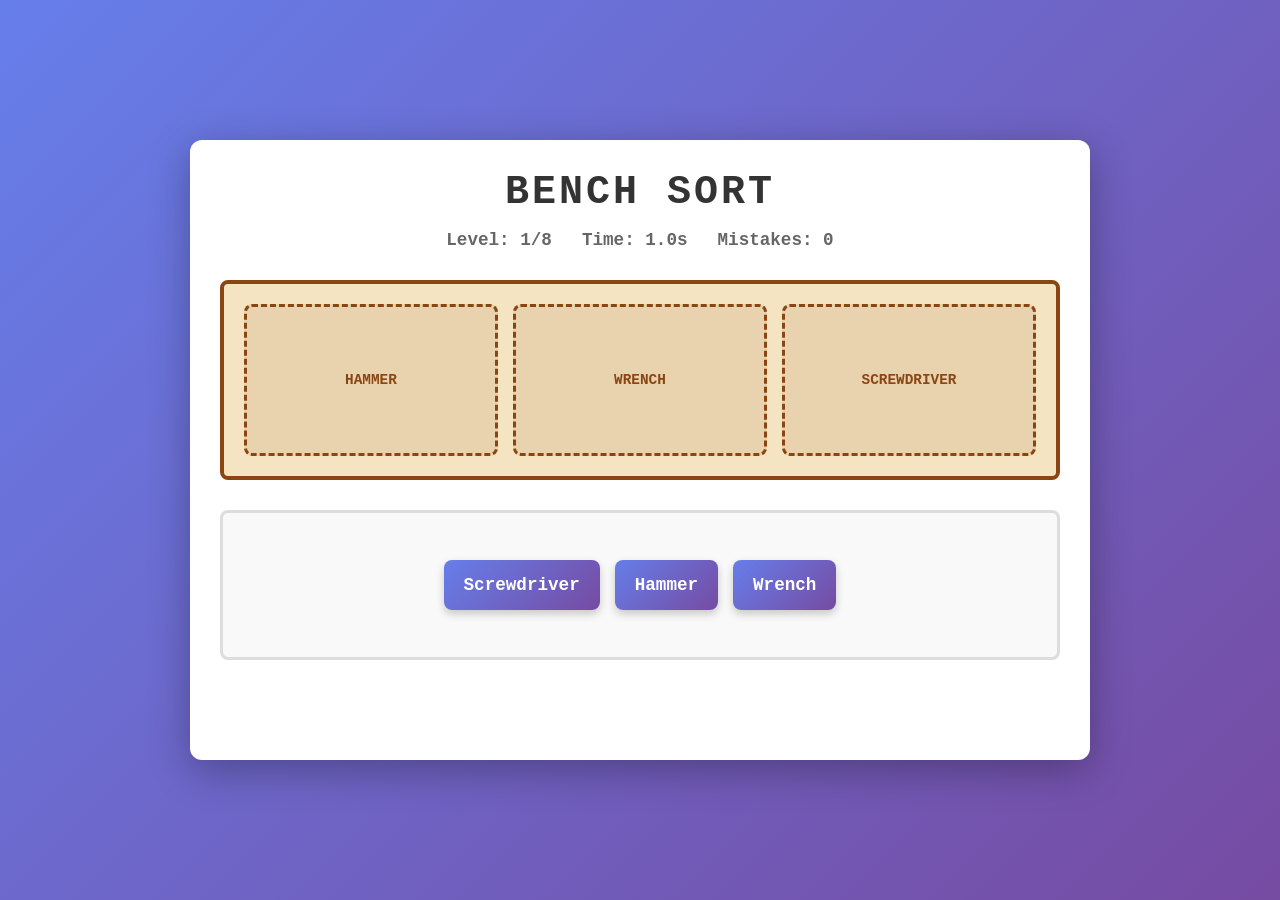
<file: index.html>
<!DOCTYPE html>
<html lang="en">
<head>
    <meta charset="UTF-8">
    <meta name="viewport" content="width=device-width, initial-scale=1.0">
    <title>Bench Sort - Workbench Tidy Game</title>
    <link rel="stylesheet" href="style.css">
</head>
<body>
    <div class="game-container">
        <header>
            <h1>Bench Sort</h1>
            <div class="stats">
                <span>Level: <span id="level-display">1</span>/8</span>
                <span>Time: <span id="timer">0.0</span>s</span>
                <span>Mistakes: <span id="mistakes">0</span></span>
            </div>
        </header>

        <div id="game-area">
            <div id="workbench" class="workbench">
                <!-- Labeled spots will be generated here -->
            </div>
            
            <div id="messy-pile" class="messy-pile">
                <!-- Messy parts will be generated here -->
            </div>
        </div>

        <div id="message" class="message"></div>
        
        <div id="level-complete" class="modal hidden">
            <div class="modal-content">
                <h2>Level Complete!</h2>
                <p>Time: <span id="level-time">0</span>s</p>
                <p id="level-feedback"></p>
                <button id="next-level-btn">Next Level</button>
            </div>
        </div>

        <div id="game-over" class="modal hidden">
            <div class="modal-content">
                <h2 id="game-over-title">Game Complete!</h2>
                <p id="game-over-message"></p>
                <button id="restart-btn">Play Again</button>
            </div>
        </div>
    </div>

    <script src="game.js"></script>
</body>
</html>
</file>
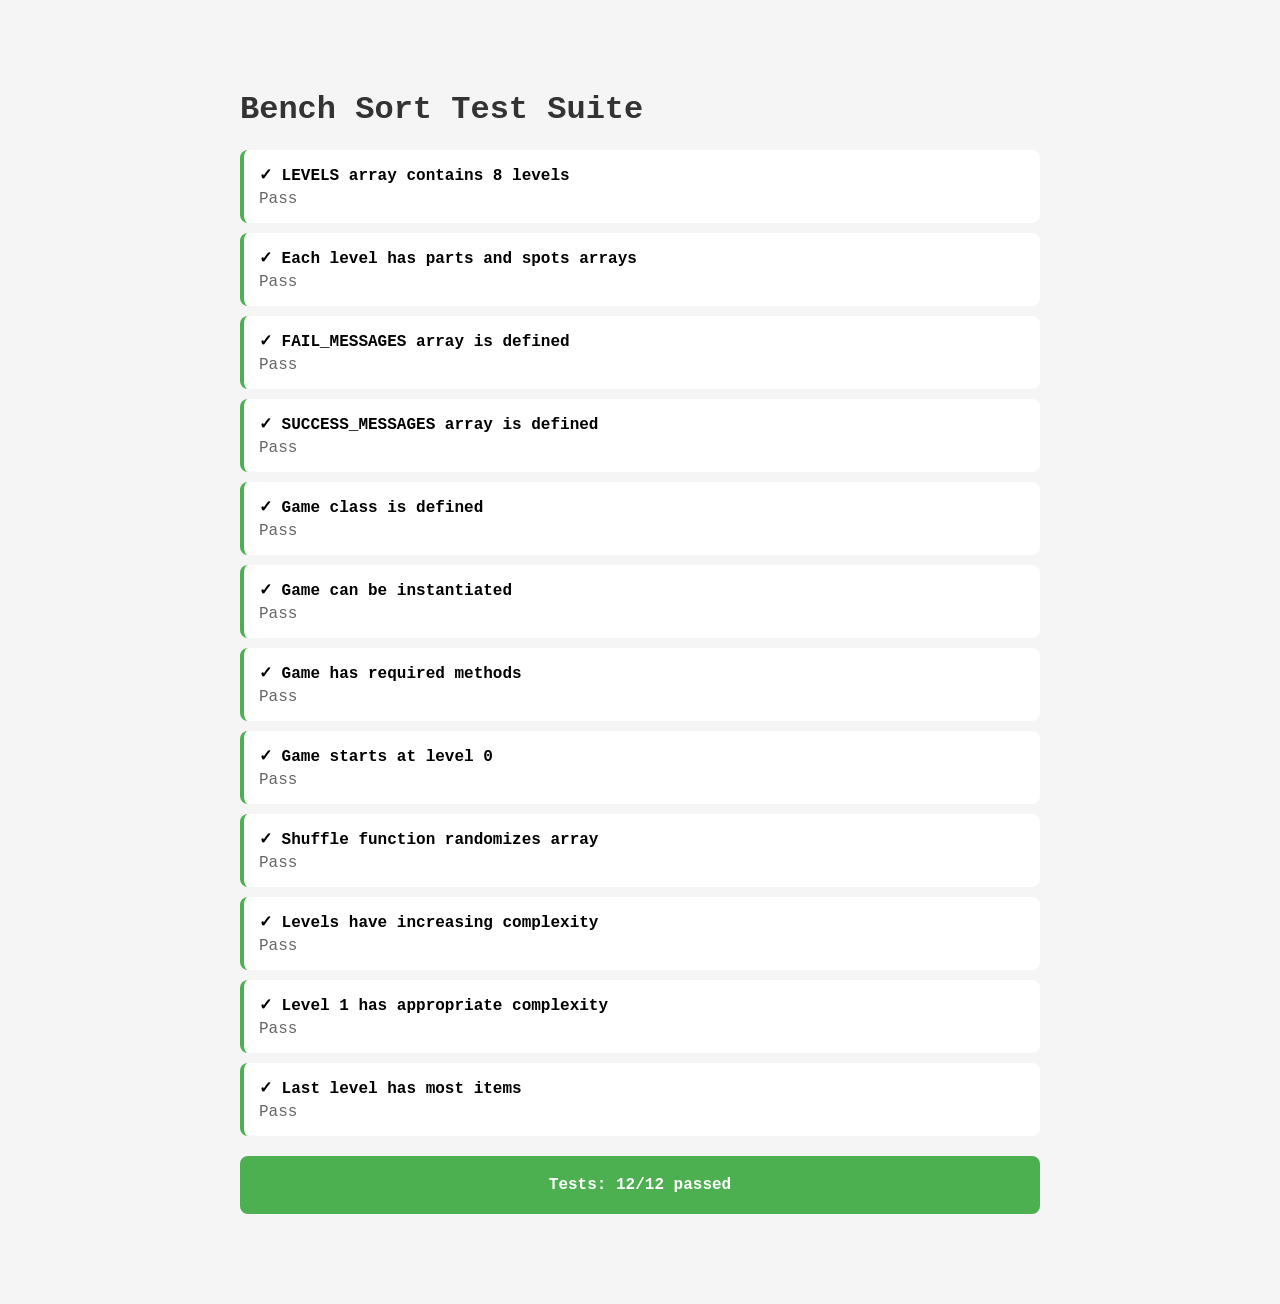
<file: test.html>
<!DOCTYPE html>
<html lang="en">
<head>
    <meta charset="UTF-8">
    <meta name="viewport" content="width=device-width, initial-scale=1.0">
    <title>Bench Sort - Tests</title>
    <style>
        body {
            font-family: 'Courier New', monospace;
            max-width: 800px;
            margin: 50px auto;
            padding: 20px;
            background: #f5f5f5;
        }
        h1 {
            color: #333;
        }
        .test {
            background: white;
            padding: 15px;
            margin: 10px 0;
            border-radius: 8px;
            border-left: 4px solid #ddd;
        }
        .test.pass {
            border-left-color: #4caf50;
        }
        .test.fail {
            border-left-color: #ff6b6b;
        }
        .test-name {
            font-weight: bold;
            margin-bottom: 5px;
        }
        .test-result {
            color: #666;
        }
        .summary {
            background: white;
            padding: 20px;
            margin: 20px 0;
            border-radius: 8px;
            font-weight: bold;
            text-align: center;
        }
        .summary.pass {
            background: #4caf50;
            color: white;
        }
        .summary.fail {
            background: #ff6b6b;
            color: white;
        }
    </style>
</head>
<body>
    <h1>Bench Sort Test Suite</h1>
    <div id="test-results"></div>
    <div id="summary"></div>

    <!-- Hidden DOM stubs for game.js initialization -->
    <div style="display: none;">
        <div id="workbench"></div>
        <div id="messy-pile"></div>
        <div id="message"></div>
        <div id="level-display"></div>
        <div id="timer"></div>
        <div id="mistakes"></div>
        <div id="level-complete" class="hidden">
            <div id="level-time"></div>
            <div id="level-feedback"></div>
            <button id="next-level-btn"></button>
        </div>
        <div id="game-over" class="hidden">
            <div id="game-over-title"></div>
            <div id="game-over-message"></div>
            <button id="restart-btn"></button>
        </div>
    </div>

    <script src="game.js"></script>
    <script>
        class TestRunner {
            constructor() {
                this.tests = [];
                this.passed = 0;
                this.failed = 0;
            }

            test(name, fn) {
                this.tests.push({ name, fn });
            }

            async run() {
                const resultsContainer = document.getElementById('test-results');
                const summaryContainer = document.getElementById('summary');

                for (const test of this.tests) {
                    try {
                        await test.fn();
                        this.passed++;
                        this.renderTest(resultsContainer, test.name, true, 'Pass');
                    } catch (error) {
                        this.failed++;
                        this.renderTest(resultsContainer, test.name, false, error.message);
                    }
                }

                this.renderSummary(summaryContainer);
            }

            renderTest(container, name, passed, message) {
                const testDiv = document.createElement('div');
                testDiv.className = `test ${passed ? 'pass' : 'fail'}`;
                
                const testName = document.createElement('div');
                testName.className = 'test-name';
                testName.textContent = `${passed ? '✓' : '✗'} ${name}`;
                
                const testResult = document.createElement('div');
                testResult.className = 'test-result';
                testResult.textContent = message;
                
                testDiv.appendChild(testName);
                testDiv.appendChild(testResult);
                container.appendChild(testDiv);
            }

            renderSummary(container) {
                const total = this.passed + this.failed;
                const summaryDiv = document.createElement('div');
                summaryDiv.className = `summary ${this.failed === 0 ? 'pass' : 'fail'}`;
                summaryDiv.textContent = `Tests: ${this.passed}/${total} passed`;
                container.appendChild(summaryDiv);
            }

            assert(condition, message) {
                if (!condition) {
                    throw new Error(message || 'Assertion failed');
                }
            }

            assertEqual(actual, expected, message) {
                if (actual !== expected) {
                    throw new Error(message || `Expected ${expected}, got ${actual}`);
                }
            }

            assertNotNull(value, message) {
                if (value === null || value === undefined) {
                    throw new Error(message || 'Value is null or undefined');
                }
            }
        }

        const runner = new TestRunner();

        // Test: LEVELS array is defined and has 8 levels
        runner.test('LEVELS array contains 8 levels', () => {
            runner.assert(typeof LEVELS !== 'undefined', 'LEVELS is not defined');
            runner.assertEqual(LEVELS.length, 8, 'Should have exactly 8 levels');
        });

        // Test: Each level has parts and spots
        runner.test('Each level has parts and spots arrays', () => {
            LEVELS.forEach((level, index) => {
                runner.assert(Array.isArray(level.parts), `Level ${index} parts is not an array`);
                runner.assert(Array.isArray(level.spots), `Level ${index} spots is not an array`);
                runner.assertEqual(level.parts.length, level.spots.length, 
                    `Level ${index} parts and spots length mismatch`);
            });
        });

        // Test: FAIL_MESSAGES array exists
        runner.test('FAIL_MESSAGES array is defined', () => {
            runner.assert(typeof FAIL_MESSAGES !== 'undefined', 'FAIL_MESSAGES is not defined');
            runner.assert(FAIL_MESSAGES.length > 0, 'FAIL_MESSAGES is empty');
        });

        // Test: SUCCESS_MESSAGES array exists
        runner.test('SUCCESS_MESSAGES array is defined', () => {
            runner.assert(typeof SUCCESS_MESSAGES !== 'undefined', 'SUCCESS_MESSAGES is not defined');
            runner.assert(SUCCESS_MESSAGES.length > 0, 'SUCCESS_MESSAGES is empty');
        });

        // Test: Game class is defined
        runner.test('Game class is defined', () => {
            runner.assert(typeof Game !== 'undefined', 'Game class is not defined');
        });

        // Test: Game can be instantiated
        runner.test('Game can be instantiated', () => {
            const game = new Game();
            runner.assertNotNull(game, 'Game instance is null');
        });

        // Test: Game has required methods
        runner.test('Game has required methods', () => {
            const game = new Game();
            runner.assert(typeof game.init === 'function', 'init method missing');
            runner.assert(typeof game.loadLevel === 'function', 'loadLevel method missing');
            runner.assert(typeof game.createSpot === 'function', 'createSpot method missing');
            runner.assert(typeof game.createPart === 'function', 'createPart method missing');
            runner.assert(typeof game.shuffle === 'function', 'shuffle method missing');
        });

        // Test: Game starts at level 0
        runner.test('Game starts at level 0', () => {
            const game = new Game();
            runner.assertEqual(game.currentLevel, 0, 'Current level should be 0');
        });

        // Test: Shuffle function works
        runner.test('Shuffle function randomizes array', () => {
            const game = new Game();
            const original = [1, 2, 3, 4, 5];
            const shuffled = game.shuffle(original);
            
            runner.assertEqual(shuffled.length, original.length, 'Shuffled array length mismatch');
            runner.assert(original.every(item => shuffled.includes(item)), 
                'Shuffled array missing elements');
        });

        // Test: Level progression
        runner.test('Levels have increasing complexity', () => {
            let prevLength = 0;
            LEVELS.forEach((level, index) => {
                if (index > 0) {
                    runner.assert(level.parts.length >= prevLength, 
                        'Levels should maintain or increase in item count');
                }
                prevLength = level.parts.length;
            });
        });

        // Test: Level 1 has 3 items (should be ~8 seconds)
        runner.test('Level 1 has appropriate complexity', () => {
            runner.assertEqual(LEVELS[0].parts.length, 3, 
                'First level should have 3 items for ~8 second completion');
        });

        // Test: Last level has most items
        runner.test('Last level has most items', () => {
            const lastLevel = LEVELS[LEVELS.length - 1];
            runner.assert(lastLevel.parts.length >= 6, 
                'Last level should have at least 6 items');
        });

        // Run all tests
        runner.run();
    </script>
</body>
</html>
</file>
<file: style.css>
* {
    margin: 0;
    padding: 0;
    box-sizing: border-box;
}

body {
    font-family: 'Courier New', monospace;
    background: linear-gradient(135deg, #667eea 0%, #764ba2 100%);
    min-height: 100vh;
    display: flex;
    justify-content: center;
    align-items: center;
    padding: 20px;
}

.game-container {
    background: white;
    border-radius: 12px;
    box-shadow: 0 10px 40px rgba(0, 0, 0, 0.3);
    max-width: 900px;
    width: 100%;
    padding: 30px;
}

header {
    text-align: center;
    margin-bottom: 30px;
}

h1 {
    font-size: 2.5em;
    color: #333;
    margin-bottom: 15px;
    text-transform: uppercase;
    letter-spacing: 3px;
}

.stats {
    display: flex;
    justify-content: center;
    gap: 30px;
    font-size: 1.1em;
    color: #666;
}

.stats span {
    font-weight: bold;
}

#game-area {
    display: flex;
    flex-direction: column;
    gap: 30px;
    min-height: 400px;
}

.workbench {
    background: #f4e4c1;
    border: 4px solid #8b4513;
    border-radius: 8px;
    padding: 20px;
    display: grid;
    grid-template-columns: repeat(auto-fit, minmax(120px, 1fr));
    gap: 15px;
    min-height: 200px;
}

.spot {
    background: rgba(139, 69, 19, 0.1);
    border: 3px dashed #8b4513;
    border-radius: 8px;
    padding: 15px;
    display: flex;
    flex-direction: column;
    align-items: center;
    justify-content: center;
    gap: 10px;
    min-height: 100px;
    position: relative;
    transition: all 0.2s;
}

.spot.drag-over {
    background: rgba(139, 69, 19, 0.3);
    border-color: #ff6b6b;
    transform: scale(1.05);
}

.spot.filled {
    border-style: solid;
    background: rgba(76, 175, 80, 0.2);
}

.spot-label {
    font-weight: bold;
    color: #8b4513;
    text-align: center;
    font-size: 0.9em;
    text-transform: uppercase;
}

.messy-pile {
    background: #f9f9f9;
    border: 3px solid #ddd;
    border-radius: 8px;
    padding: 20px;
    display: flex;
    flex-wrap: wrap;
    gap: 15px;
    justify-content: center;
    align-items: center;
    min-height: 150px;
}

.part {
    background: linear-gradient(135deg, #667eea 0%, #764ba2 100%);
    color: white;
    padding: 15px 20px;
    border-radius: 8px;
    cursor: grab;
    font-weight: bold;
    font-size: 1.1em;
    box-shadow: 0 4px 8px rgba(0, 0, 0, 0.2);
    transition: transform 0.2s, box-shadow 0.2s;
    user-select: none;
    text-align: center;
}

.part:hover {
    transform: translateY(-3px);
    box-shadow: 0 6px 12px rgba(0, 0, 0, 0.3);
}

.part.dragging {
    opacity: 0.5;
    cursor: grabbing;
}

.part.in-spot {
    cursor: default;
}

.touch-drag-clone {
    transition: none !important;
}

.message {
    text-align: center;
    font-size: 1.2em;
    font-weight: bold;
    min-height: 30px;
    margin-top: 20px;
    animation: fadeIn 0.3s;
}

.message.success {
    color: #4caf50;
}

.message.error {
    color: #ff6b6b;
}

.modal {
    position: fixed;
    top: 0;
    left: 0;
    width: 100%;
    height: 100%;
    background: rgba(0, 0, 0, 0.7);
    display: flex;
    justify-content: center;
    align-items: center;
    z-index: 1000;
}

.modal.hidden {
    display: none;
}

.modal-content {
    background: white;
    padding: 40px;
    border-radius: 12px;
    text-align: center;
    box-shadow: 0 10px 40px rgba(0, 0, 0, 0.5);
    max-width: 500px;
    animation: slideIn 0.3s;
}

.modal-content h2 {
    color: #333;
    margin-bottom: 20px;
    font-size: 2em;
}

.modal-content p {
    color: #666;
    margin: 10px 0;
    font-size: 1.2em;
}

button {
    background: linear-gradient(135deg, #667eea 0%, #764ba2 100%);
    color: white;
    border: none;
    padding: 15px 30px;
    font-size: 1.1em;
    font-weight: bold;
    border-radius: 8px;
    cursor: pointer;
    margin-top: 20px;
    transition: transform 0.2s, box-shadow 0.2s;
    font-family: 'Courier New', monospace;
}

button:hover {
    transform: translateY(-2px);
    box-shadow: 0 6px 12px rgba(0, 0, 0, 0.3);
}

button:active {
    transform: translateY(0);
}

@keyframes fadeIn {
    from {
        opacity: 0;
    }
    to {
        opacity: 1;
    }
}

@keyframes slideIn {
    from {
        transform: translateY(-50px);
        opacity: 0;
    }
    to {
        transform: translateY(0);
        opacity: 1;
    }
}

@keyframes shake {
    0%, 100% { transform: translateX(0); }
    25% { transform: translateX(-10px); }
    75% { transform: translateX(10px); }
}

.shake {
    animation: shake 0.3s;
}
</file>
